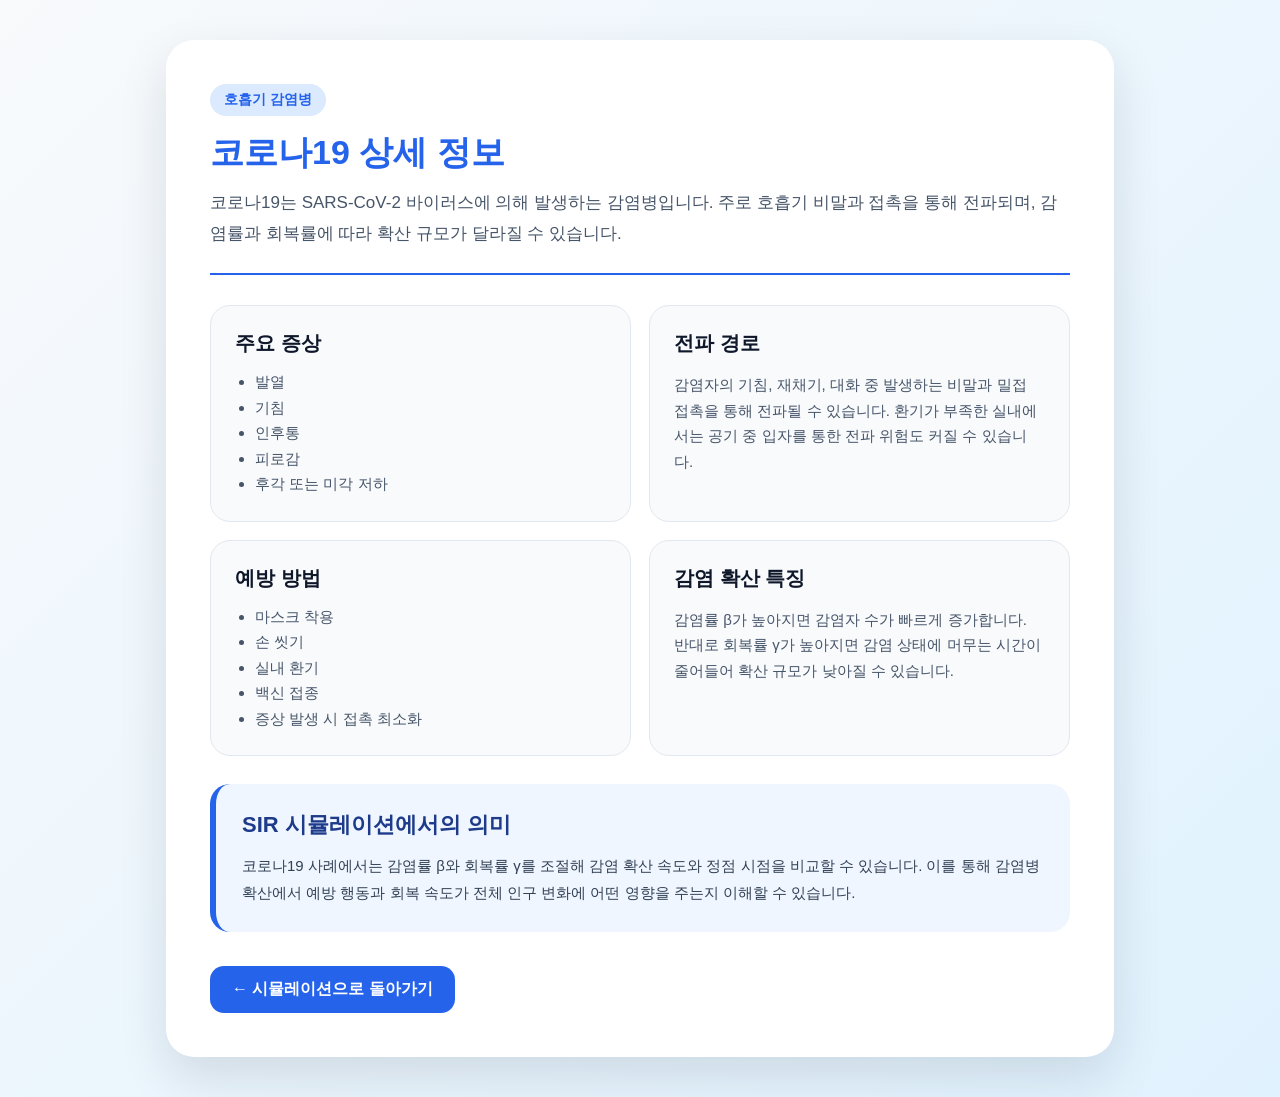
<file: info-covid.html>
<!DOCTYPE html>
<html lang="ko">
<head>
  <meta charset="UTF-8">
  <title>코로나19 상세 정보</title>

  <style>
    body {
      font-family: Arial, sans-serif;
      background: linear-gradient(135deg, #f8fafc, #e0f2fe);
      margin: 0;
      padding: 40px 20px;
      color: #1e293b;
    }

    .detail-container {
      max-width: 860px;
      margin: 0 auto;
      background: white;
      border-radius: 28px;
      padding: 44px;
      box-shadow: 0 20px 50px rgba(15, 23, 42, 0.12);
    }

    .detail-header {
      border-bottom: 2px solid #2563eb;
      padding-bottom: 24px;
      margin-bottom: 30px;
    }

    .badge {
      display: inline-block;
      background: #dbeafe;
      color: #2563eb;
      padding: 7px 14px;
      border-radius: 999px;
      font-size: 14px;
      font-weight: 700;
      margin-bottom: 14px;
    }

    h1 {
      font-size: 34px;
      color: #2563eb;
      margin: 0 0 12px;
    }

    .summary {
      font-size: 17px;
      line-height: 1.8;
      color: #475569;
      margin: 0;
    }

    .info-grid {
      display: grid;
      grid-template-columns: repeat(2, 1fr);
      gap: 18px;
      margin-top: 28px;
    }

    .info-card {
      background: #f8fafc;
      border: 1px solid #e2e8f0;
      border-radius: 20px;
      padding: 24px;
    }

    .info-card h2 {
      font-size: 20px;
      margin: 0 0 12px;
      color: #0f172a;
    }

    .info-card p,
    .info-card li {
      font-size: 15px;
      color: #475569;
      line-height: 1.7;
    }

    .info-card ul {
      padding-left: 20px;
      margin: 0;
    }

    .sir-box {
      margin-top: 28px;
      padding: 26px;
      background: #eff6ff;
      border-left: 6px solid #2563eb;
      border-radius: 20px;
    }

    .sir-box h2 {
      margin: 0 0 12px;
      color: #1e3a8a;
      font-size: 22px;
    }

    .sir-box p {
      margin: 0;
      color: #334155;
      line-height: 1.8;
      font-size: 15px;
    }

    .back-btn {
      display: inline-block;
      margin-top: 34px;
      padding: 13px 22px;
      background: #2563eb;
      color: white;
      text-decoration: none;
      border-radius: 14px;
      font-weight: 700;
      transition: 0.2s ease;
    }

    .back-btn:hover {
      background: #1d4ed8;
      transform: translateY(-2px);
      box-shadow: 0 10px 20px rgba(37, 99, 235, 0.2);
    }

    @media (max-width: 768px) {
      .detail-container {
        padding: 30px 24px;
      }

      .info-grid {
        grid-template-columns: 1fr;
      }

      h1 {
        font-size: 28px;
      }
    }
  </style>
</head>

<body>
  <main class="detail-container">
    <section class="detail-header">
      <span class="badge">호흡기 감염병</span>
      <h1>코로나19 상세 정보</h1>
      <p class="summary">
        코로나19는 SARS-CoV-2 바이러스에 의해 발생하는 감염병입니다.
        주로 호흡기 비말과 접촉을 통해 전파되며, 감염률과 회복률에 따라 확산 규모가 달라질 수 있습니다.
      </p>
    </section>

    <section class="info-grid">
      <div class="info-card">
        <h2>주요 증상</h2>
        <ul>
          <li>발열</li>
          <li>기침</li>
          <li>인후통</li>
          <li>피로감</li>
          <li>후각 또는 미각 저하</li>
        </ul>
      </div>

      <div class="info-card">
        <h2>전파 경로</h2>
        <p>
          감염자의 기침, 재채기, 대화 중 발생하는 비말과 밀접 접촉을 통해 전파될 수 있습니다.
          환기가 부족한 실내에서는 공기 중 입자를 통한 전파 위험도 커질 수 있습니다.
        </p>
      </div>

      <div class="info-card">
        <h2>예방 방법</h2>
        <ul>
          <li>마스크 착용</li>
          <li>손 씻기</li>
          <li>실내 환기</li>
          <li>백신 접종</li>
          <li>증상 발생 시 접촉 최소화</li>
        </ul>
      </div>

      <div class="info-card">
        <h2>감염 확산 특징</h2>
        <p>
          감염률 β가 높아지면 감염자 수가 빠르게 증가합니다.
          반대로 회복률 γ가 높아지면 감염 상태에 머무는 시간이 줄어들어 확산 규모가 낮아질 수 있습니다.
        </p>
      </div>
    </section>

    <section class="sir-box">
      <h2>SIR 시뮬레이션에서의 의미</h2>
      <p>
        코로나19 사례에서는 감염률 β와 회복률 γ를 조절해 감염 확산 속도와 정점 시점을 비교할 수 있습니다.
        이를 통해 감염병 확산에서 예방 행동과 회복 속도가 전체 인구 변화에 어떤 영향을 주는지 이해할 수 있습니다.
      </p>
    </section>

    <a href="index.html" class="back-btn">← 시뮬레이션으로 돌아가기</a>
  </main>
</body>
</html>
</file>
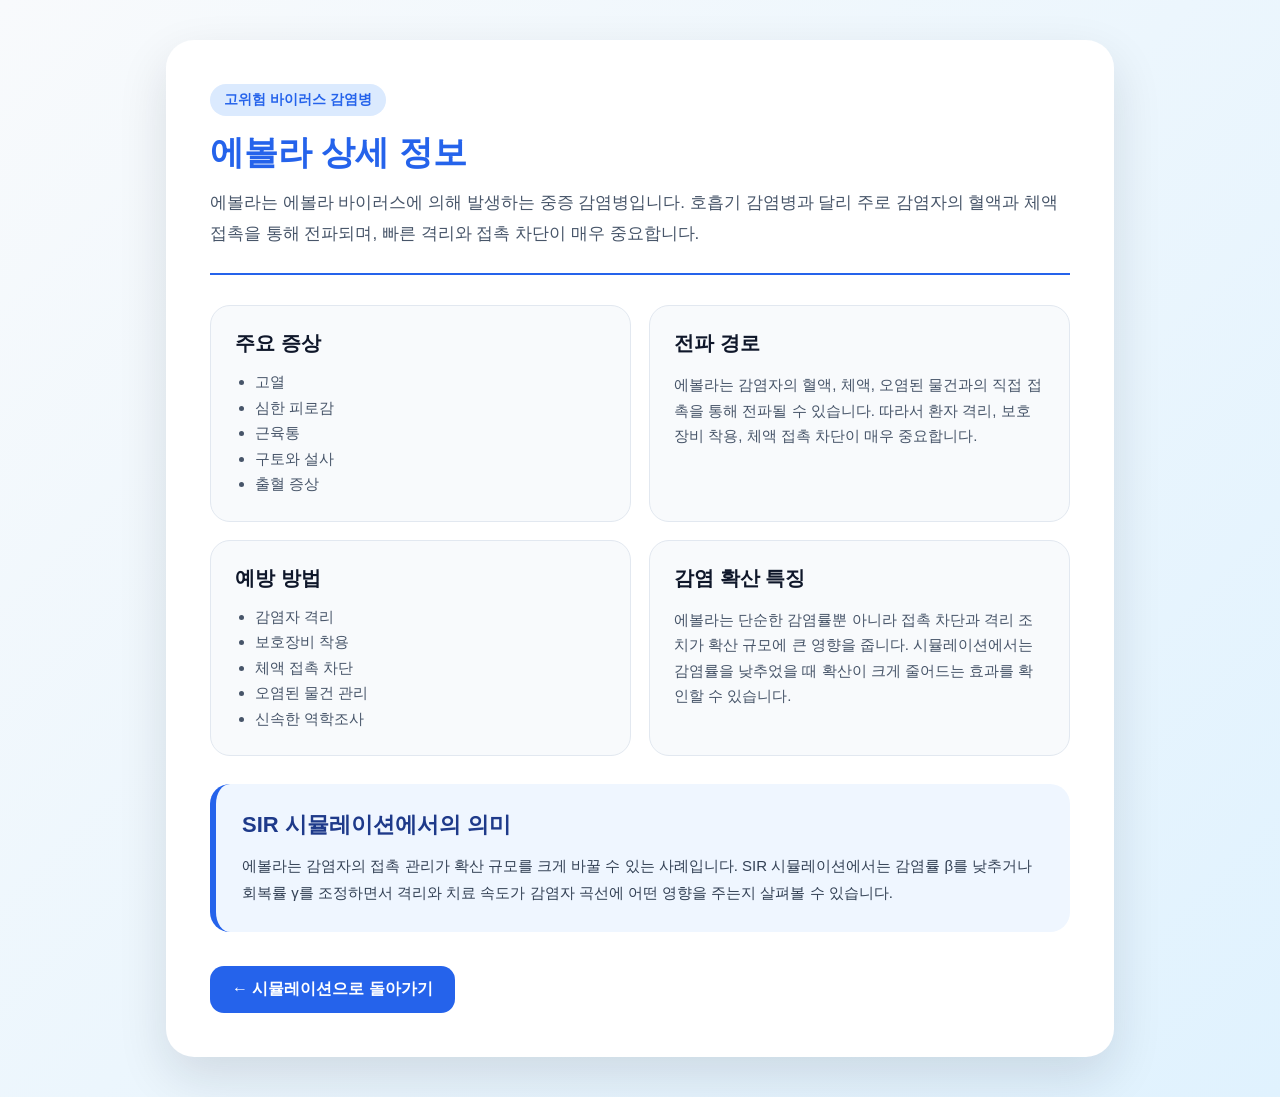
<file: info-ebola.html>
<!DOCTYPE html>
<html lang="ko">
<head>
  <meta charset="UTF-8">
  <title>에볼라 상세 정보</title>

  <style>
    body {
      font-family: Arial, sans-serif;
      background: linear-gradient(135deg, #f8fafc, #e0f2fe);
      margin: 0;
      padding: 40px 20px;
      color: #1e293b;
    }

    .detail-container {
      max-width: 860px;
      margin: 0 auto;
      background: white;
      border-radius: 28px;
      padding: 44px;
      box-shadow: 0 20px 50px rgba(15, 23, 42, 0.12);
    }

    .detail-header {
      border-bottom: 2px solid #2563eb;
      padding-bottom: 24px;
      margin-bottom: 30px;
    }

    .badge {
      display: inline-block;
      background: #dbeafe;
      color: #2563eb;
      padding: 7px 14px;
      border-radius: 999px;
      font-size: 14px;
      font-weight: 700;
      margin-bottom: 14px;
    }

    h1 {
      font-size: 34px;
      color: #2563eb;
      margin: 0 0 12px;
    }

    .summary {
      font-size: 17px;
      line-height: 1.8;
      color: #475569;
      margin: 0;
    }

    .info-grid {
      display: grid;
      grid-template-columns: repeat(2, 1fr);
      gap: 18px;
      margin-top: 28px;
    }

    .info-card {
      background: #f8fafc;
      border: 1px solid #e2e8f0;
      border-radius: 20px;
      padding: 24px;
    }

    .info-card h2 {
      font-size: 20px;
      margin: 0 0 12px;
      color: #0f172a;
    }

    .info-card p,
    .info-card li {
      font-size: 15px;
      color: #475569;
      line-height: 1.7;
    }

    .info-card ul {
      padding-left: 20px;
      margin: 0;
    }

    .sir-box {
      margin-top: 28px;
      padding: 26px;
      background: #eff6ff;
      border-left: 6px solid #2563eb;
      border-radius: 20px;
    }

    .sir-box h2 {
      margin: 0 0 12px;
      color: #1e3a8a;
      font-size: 22px;
    }

    .sir-box p {
      margin: 0;
      color: #334155;
      line-height: 1.8;
      font-size: 15px;
    }

    .back-btn {
      display: inline-block;
      margin-top: 34px;
      padding: 13px 22px;
      background: #2563eb;
      color: white;
      text-decoration: none;
      border-radius: 14px;
      font-weight: 700;
      transition: 0.2s ease;
    }

    .back-btn:hover {
      background: #1d4ed8;
      transform: translateY(-2px);
      box-shadow: 0 10px 20px rgba(37, 99, 235, 0.2);
    }

    @media (max-width: 768px) {
      .detail-container {
        padding: 30px 24px;
      }

      .info-grid {
        grid-template-columns: 1fr;
      }

      h1 {
        font-size: 28px;
      }
    }
  </style>
</head>

<body>
  <main class="detail-container">
    <section class="detail-header">
      <span class="badge">고위험 바이러스 감염병</span>
      <h1>에볼라 상세 정보</h1>
      <p class="summary">
        에볼라는 에볼라 바이러스에 의해 발생하는 중증 감염병입니다.
        호흡기 감염병과 달리 주로 감염자의 혈액과 체액 접촉을 통해 전파되며,
        빠른 격리와 접촉 차단이 매우 중요합니다.
      </p>
    </section>

    <section class="info-grid">
      <div class="info-card">
        <h2>주요 증상</h2>
        <ul>
          <li>고열</li>
          <li>심한 피로감</li>
          <li>근육통</li>
          <li>구토와 설사</li>
          <li>출혈 증상</li>
        </ul>
      </div>

      <div class="info-card">
        <h2>전파 경로</h2>
        <p>
          에볼라는 감염자의 혈액, 체액, 오염된 물건과의 직접 접촉을 통해 전파될 수 있습니다.
          따라서 환자 격리, 보호장비 착용, 체액 접촉 차단이 매우 중요합니다.
        </p>
      </div>

      <div class="info-card">
        <h2>예방 방법</h2>
        <ul>
          <li>감염자 격리</li>
          <li>보호장비 착용</li>
          <li>체액 접촉 차단</li>
          <li>오염된 물건 관리</li>
          <li>신속한 역학조사</li>
        </ul>
      </div>

      <div class="info-card">
        <h2>감염 확산 특징</h2>
        <p>
          에볼라는 단순한 감염률뿐 아니라 접촉 차단과 격리 조치가 확산 규모에 큰 영향을 줍니다.
          시뮬레이션에서는 감염률을 낮추었을 때 확산이 크게 줄어드는 효과를 확인할 수 있습니다.
        </p>
      </div>
    </section>

    <section class="sir-box">
      <h2>SIR 시뮬레이션에서의 의미</h2>
      <p>
        에볼라는 감염자의 접촉 관리가 확산 규모를 크게 바꿀 수 있는 사례입니다.
        SIR 시뮬레이션에서는 감염률 β를 낮추거나 회복률 γ를 조정하면서
        격리와 치료 속도가 감염자 곡선에 어떤 영향을 주는지 살펴볼 수 있습니다.
      </p>
    </section>

    <a href="index.html" class="back-btn">← 시뮬레이션으로 돌아가기</a>
  </main>
</body>
</html>
</file>
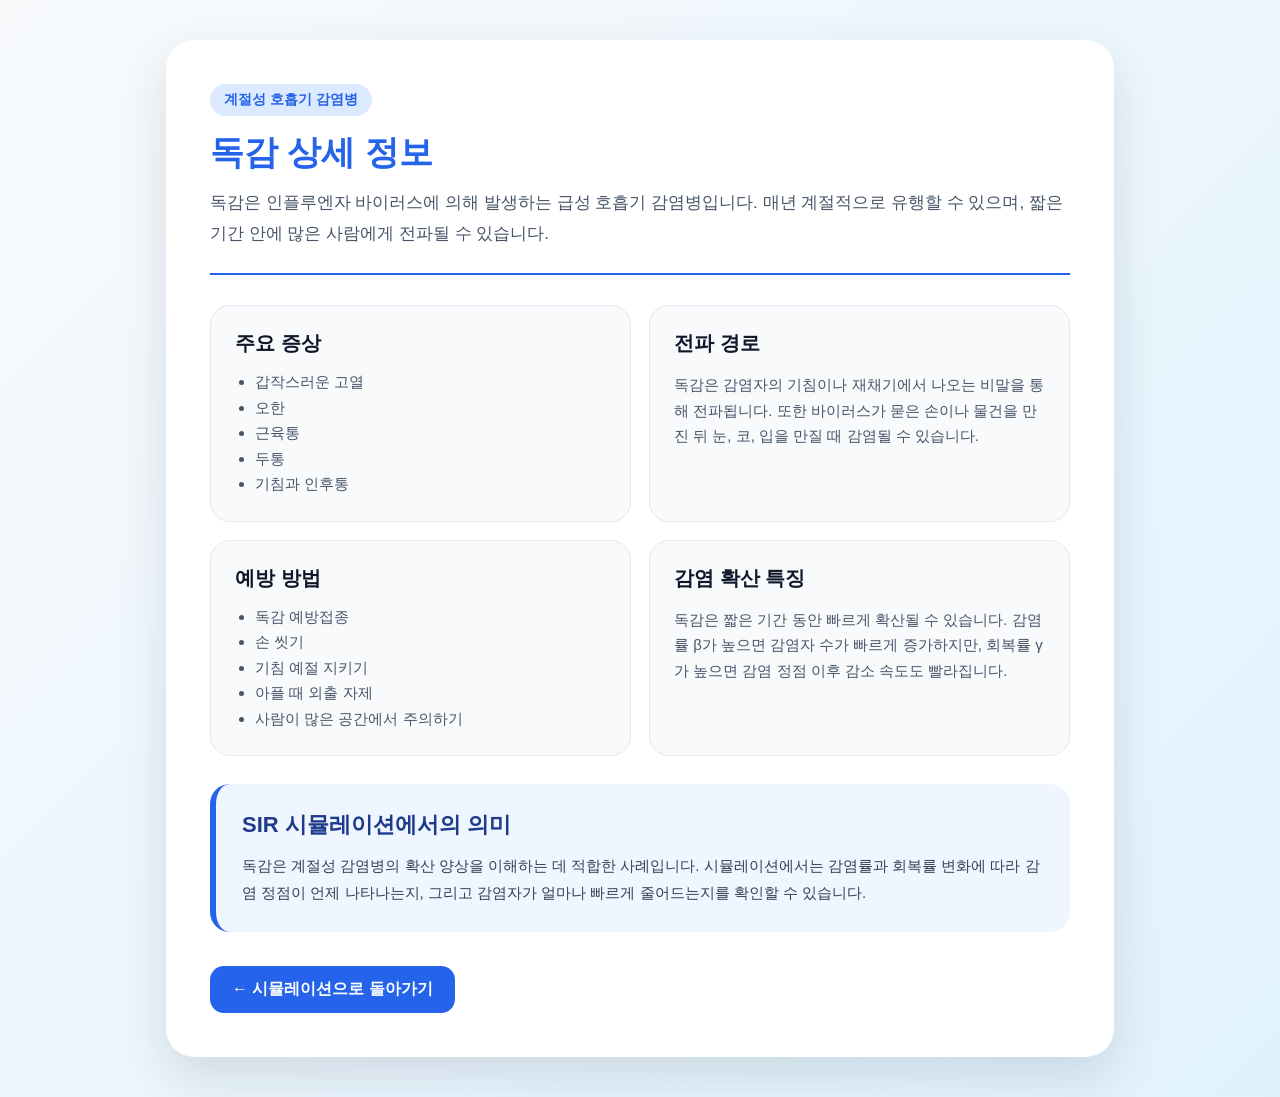
<file: info-flu.html>
<!DOCTYPE html>
<html lang="ko">
<head>
  <meta charset="UTF-8">
  <title>독감 상세 정보</title>

  <style>
    body {
      font-family: Arial, sans-serif;
      background: linear-gradient(135deg, #f8fafc, #e0f2fe);
      margin: 0;
      padding: 40px 20px;
      color: #1e293b;
    }

    .detail-container {
      max-width: 860px;
      margin: 0 auto;
      background: white;
      border-radius: 28px;
      padding: 44px;
      box-shadow: 0 20px 50px rgba(15, 23, 42, 0.12);
    }

    .detail-header {
      border-bottom: 2px solid #2563eb;
      padding-bottom: 24px;
      margin-bottom: 30px;
    }

    .badge {
      display: inline-block;
      background: #dbeafe;
      color: #2563eb;
      padding: 7px 14px;
      border-radius: 999px;
      font-size: 14px;
      font-weight: 700;
      margin-bottom: 14px;
    }

    h1 {
      font-size: 34px;
      color: #2563eb;
      margin: 0 0 12px;
    }

    .summary {
      font-size: 17px;
      line-height: 1.8;
      color: #475569;
      margin: 0;
    }

    .info-grid {
      display: grid;
      grid-template-columns: repeat(2, 1fr);
      gap: 18px;
      margin-top: 28px;
    }

    .info-card {
      background: #f8fafc;
      border: 1px solid #e2e8f0;
      border-radius: 20px;
      padding: 24px;
    }

    .info-card h2 {
      font-size: 20px;
      margin: 0 0 12px;
      color: #0f172a;
    }

    .info-card p,
    .info-card li {
      font-size: 15px;
      color: #475569;
      line-height: 1.7;
    }

    .info-card ul {
      padding-left: 20px;
      margin: 0;
    }

    .sir-box {
      margin-top: 28px;
      padding: 26px;
      background: #eff6ff;
      border-left: 6px solid #2563eb;
      border-radius: 20px;
    }

    .sir-box h2 {
      margin: 0 0 12px;
      color: #1e3a8a;
      font-size: 22px;
    }

    .sir-box p {
      margin: 0;
      color: #334155;
      line-height: 1.8;
      font-size: 15px;
    }

    .back-btn {
      display: inline-block;
      margin-top: 34px;
      padding: 13px 22px;
      background: #2563eb;
      color: white;
      text-decoration: none;
      border-radius: 14px;
      font-weight: 700;
      transition: 0.2s ease;
    }

    .back-btn:hover {
      background: #1d4ed8;
      transform: translateY(-2px);
      box-shadow: 0 10px 20px rgba(37, 99, 235, 0.2);
    }

    @media (max-width: 768px) {
      .detail-container {
        padding: 30px 24px;
      }

      .info-grid {
        grid-template-columns: 1fr;
      }

      h1 {
        font-size: 28px;
      }
    }
  </style>
</head>

<body>
  <main class="detail-container">
    <section class="detail-header">
      <span class="badge">계절성 호흡기 감염병</span>
      <h1>독감 상세 정보</h1>
      <p class="summary">
        독감은 인플루엔자 바이러스에 의해 발생하는 급성 호흡기 감염병입니다.
        매년 계절적으로 유행할 수 있으며, 짧은 기간 안에 많은 사람에게 전파될 수 있습니다.
      </p>
    </section>

    <section class="info-grid">
      <div class="info-card">
        <h2>주요 증상</h2>
        <ul>
          <li>갑작스러운 고열</li>
          <li>오한</li>
          <li>근육통</li>
          <li>두통</li>
          <li>기침과 인후통</li>
        </ul>
      </div>

      <div class="info-card">
        <h2>전파 경로</h2>
        <p>
          독감은 감염자의 기침이나 재채기에서 나오는 비말을 통해 전파됩니다.
          또한 바이러스가 묻은 손이나 물건을 만진 뒤 눈, 코, 입을 만질 때 감염될 수 있습니다.
        </p>
      </div>

      <div class="info-card">
        <h2>예방 방법</h2>
        <ul>
          <li>독감 예방접종</li>
          <li>손 씻기</li>
          <li>기침 예절 지키기</li>
          <li>아플 때 외출 자제</li>
          <li>사람이 많은 공간에서 주의하기</li>
        </ul>
      </div>

      <div class="info-card">
        <h2>감염 확산 특징</h2>
        <p>
          독감은 짧은 기간 동안 빠르게 확산될 수 있습니다.
          감염률 β가 높으면 감염자 수가 빠르게 증가하지만, 회복률 γ가 높으면 감염 정점 이후 감소 속도도 빨라집니다.
        </p>
      </div>
    </section>

    <section class="sir-box">
      <h2>SIR 시뮬레이션에서의 의미</h2>
      <p>
        독감은 계절성 감염병의 확산 양상을 이해하는 데 적합한 사례입니다.
        시뮬레이션에서는 감염률과 회복률 변화에 따라 감염 정점이 언제 나타나는지,
        그리고 감염자가 얼마나 빠르게 줄어드는지를 확인할 수 있습니다.
      </p>
    </section>

    <a href="index.html" class="back-btn">← 시뮬레이션으로 돌아가기</a>
  </main>
</body>
</html>
</file>
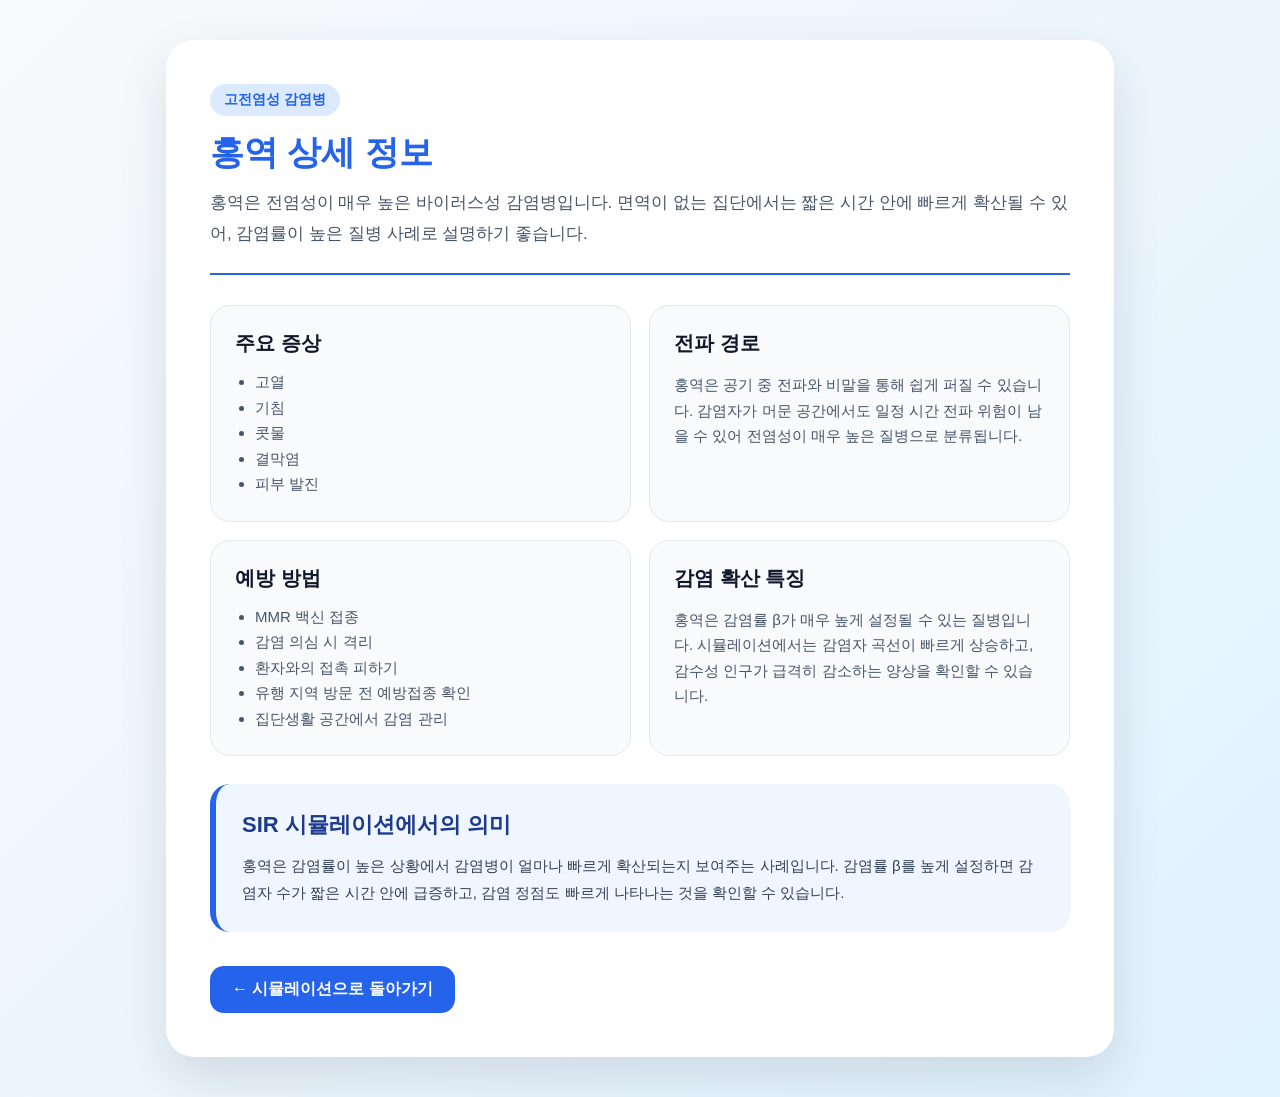
<file: info-measles.html>
<!DOCTYPE html>
<html lang="ko">
<head>
  <meta charset="UTF-8">
  <title>홍역 상세 정보</title>

  <style>
    body {
      font-family: Arial, sans-serif;
      background: linear-gradient(135deg, #f8fafc, #e0f2fe);
      margin: 0;
      padding: 40px 20px;
      color: #1e293b;
    }

    .detail-container {
      max-width: 860px;
      margin: 0 auto;
      background: white;
      border-radius: 28px;
      padding: 44px;
      box-shadow: 0 20px 50px rgba(15, 23, 42, 0.12);
    }

    .detail-header {
      border-bottom: 2px solid #2563eb;
      padding-bottom: 24px;
      margin-bottom: 30px;
    }

    .badge {
      display: inline-block;
      background: #dbeafe;
      color: #2563eb;
      padding: 7px 14px;
      border-radius: 999px;
      font-size: 14px;
      font-weight: 700;
      margin-bottom: 14px;
    }

    h1 {
      font-size: 34px;
      color: #2563eb;
      margin: 0 0 12px;
    }

    .summary {
      font-size: 17px;
      line-height: 1.8;
      color: #475569;
      margin: 0;
    }

    .info-grid {
      display: grid;
      grid-template-columns: repeat(2, 1fr);
      gap: 18px;
      margin-top: 28px;
    }

    .info-card {
      background: #f8fafc;
      border: 1px solid #e2e8f0;
      border-radius: 20px;
      padding: 24px;
    }

    .info-card h2 {
      font-size: 20px;
      margin: 0 0 12px;
      color: #0f172a;
    }

    .info-card p,
    .info-card li {
      font-size: 15px;
      color: #475569;
      line-height: 1.7;
    }

    .info-card ul {
      padding-left: 20px;
      margin: 0;
    }

    .sir-box {
      margin-top: 28px;
      padding: 26px;
      background: #eff6ff;
      border-left: 6px solid #2563eb;
      border-radius: 20px;
    }

    .sir-box h2 {
      margin: 0 0 12px;
      color: #1e3a8a;
      font-size: 22px;
    }

    .sir-box p {
      margin: 0;
      color: #334155;
      line-height: 1.8;
      font-size: 15px;
    }

    .back-btn {
      display: inline-block;
      margin-top: 34px;
      padding: 13px 22px;
      background: #2563eb;
      color: white;
      text-decoration: none;
      border-radius: 14px;
      font-weight: 700;
      transition: 0.2s ease;
    }

    .back-btn:hover {
      background: #1d4ed8;
      transform: translateY(-2px);
      box-shadow: 0 10px 20px rgba(37, 99, 235, 0.2);
    }

    @media (max-width: 768px) {
      .detail-container {
        padding: 30px 24px;
      }

      .info-grid {
        grid-template-columns: 1fr;
      }

      h1 {
        font-size: 28px;
      }
    }
  </style>
</head>

<body>
  <main class="detail-container">
    <section class="detail-header">
      <span class="badge">고전염성 감염병</span>
      <h1>홍역 상세 정보</h1>
      <p class="summary">
        홍역은 전염성이 매우 높은 바이러스성 감염병입니다.
        면역이 없는 집단에서는 짧은 시간 안에 빠르게 확산될 수 있어,
        감염률이 높은 질병 사례로 설명하기 좋습니다.
      </p>
    </section>

    <section class="info-grid">
      <div class="info-card">
        <h2>주요 증상</h2>
        <ul>
          <li>고열</li>
          <li>기침</li>
          <li>콧물</li>
          <li>결막염</li>
          <li>피부 발진</li>
        </ul>
      </div>

      <div class="info-card">
        <h2>전파 경로</h2>
        <p>
          홍역은 공기 중 전파와 비말을 통해 쉽게 퍼질 수 있습니다.
          감염자가 머문 공간에서도 일정 시간 전파 위험이 남을 수 있어
          전염성이 매우 높은 질병으로 분류됩니다.
        </p>
      </div>

      <div class="info-card">
        <h2>예방 방법</h2>
        <ul>
          <li>MMR 백신 접종</li>
          <li>감염 의심 시 격리</li>
          <li>환자와의 접촉 피하기</li>
          <li>유행 지역 방문 전 예방접종 확인</li>
          <li>집단생활 공간에서 감염 관리</li>
        </ul>
      </div>

      <div class="info-card">
        <h2>감염 확산 특징</h2>
        <p>
          홍역은 감염률 β가 매우 높게 설정될 수 있는 질병입니다.
          시뮬레이션에서는 감염자 곡선이 빠르게 상승하고,
          감수성 인구가 급격히 감소하는 양상을 확인할 수 있습니다.
        </p>
      </div>
    </section>

    <section class="sir-box">
      <h2>SIR 시뮬레이션에서의 의미</h2>
      <p>
        홍역은 감염률이 높은 상황에서 감염병이 얼마나 빠르게 확산되는지 보여주는 사례입니다.
        감염률 β를 높게 설정하면 감염자 수가 짧은 시간 안에 급증하고,
        감염 정점도 빠르게 나타나는 것을 확인할 수 있습니다.
      </p>
    </section>

    <a href="index.html" class="back-btn">← 시뮬레이션으로 돌아가기</a>
  </main>
</body>
</html>
</file>
